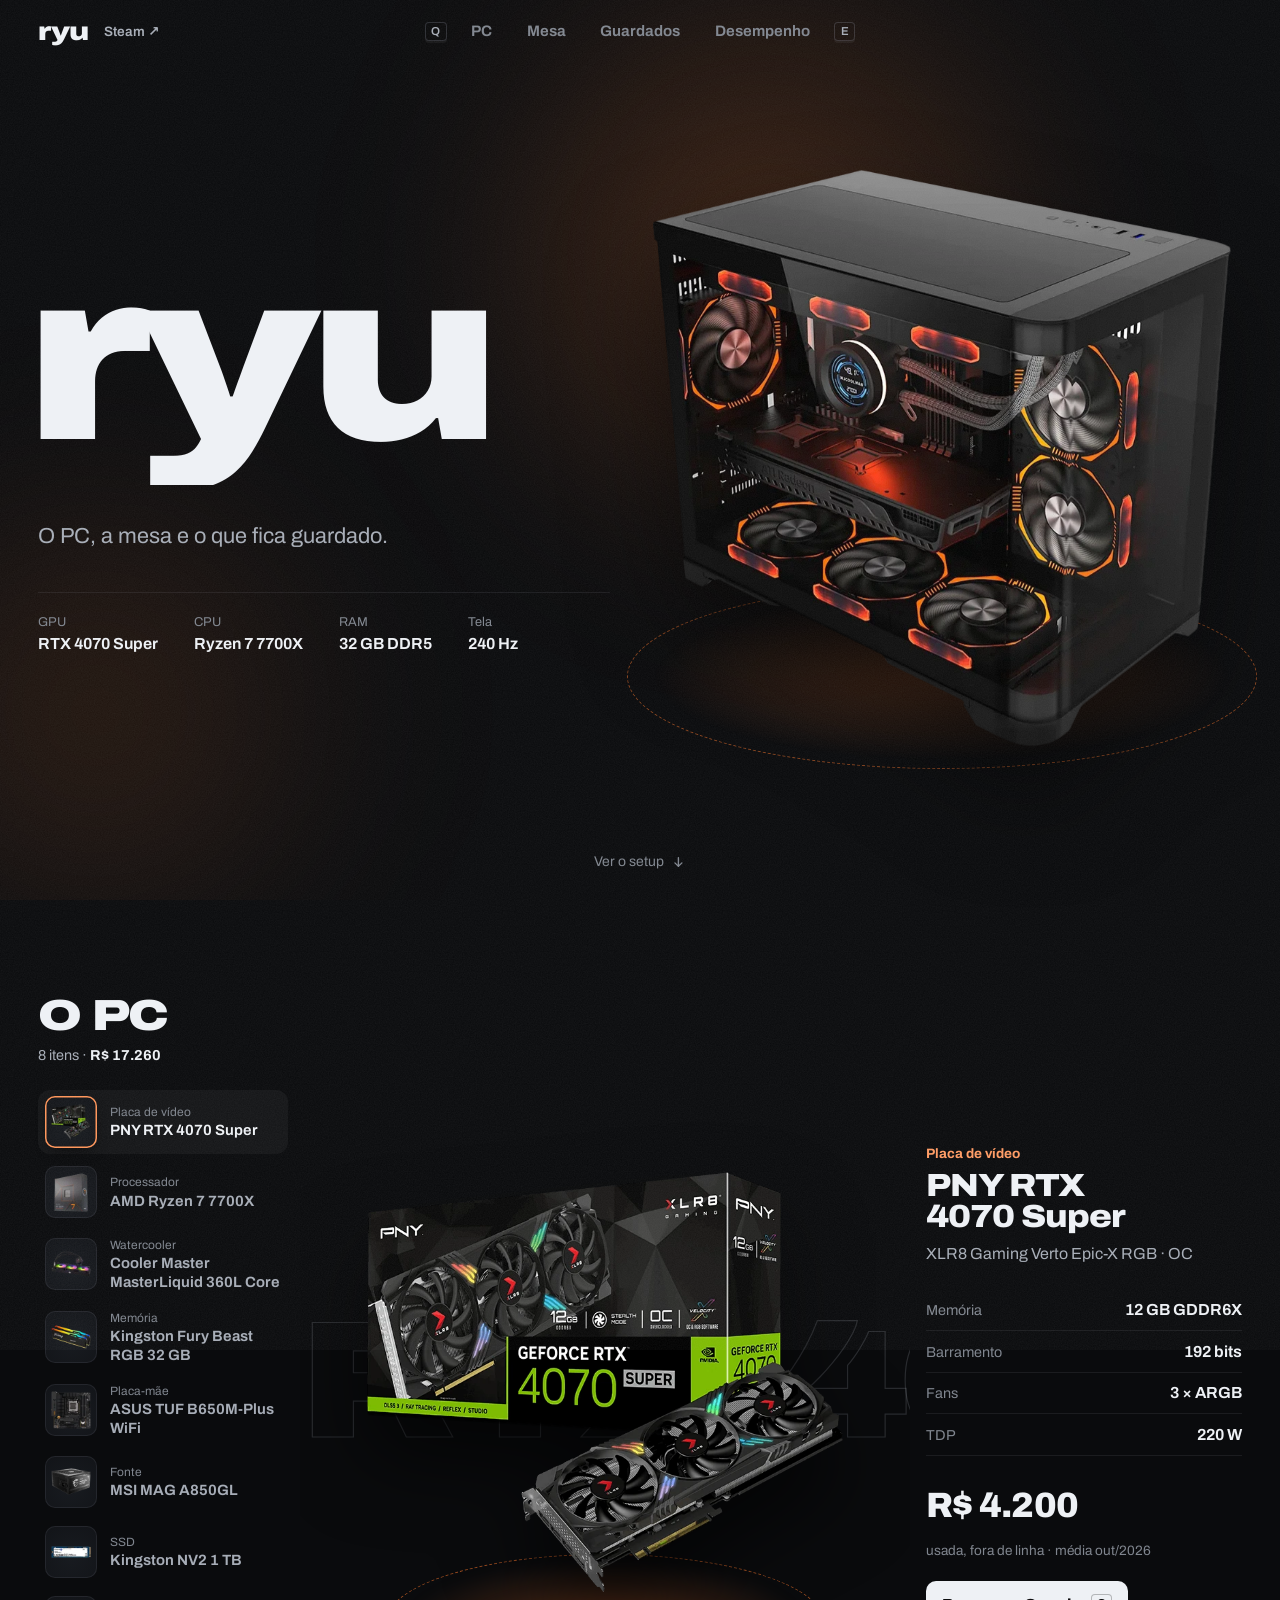
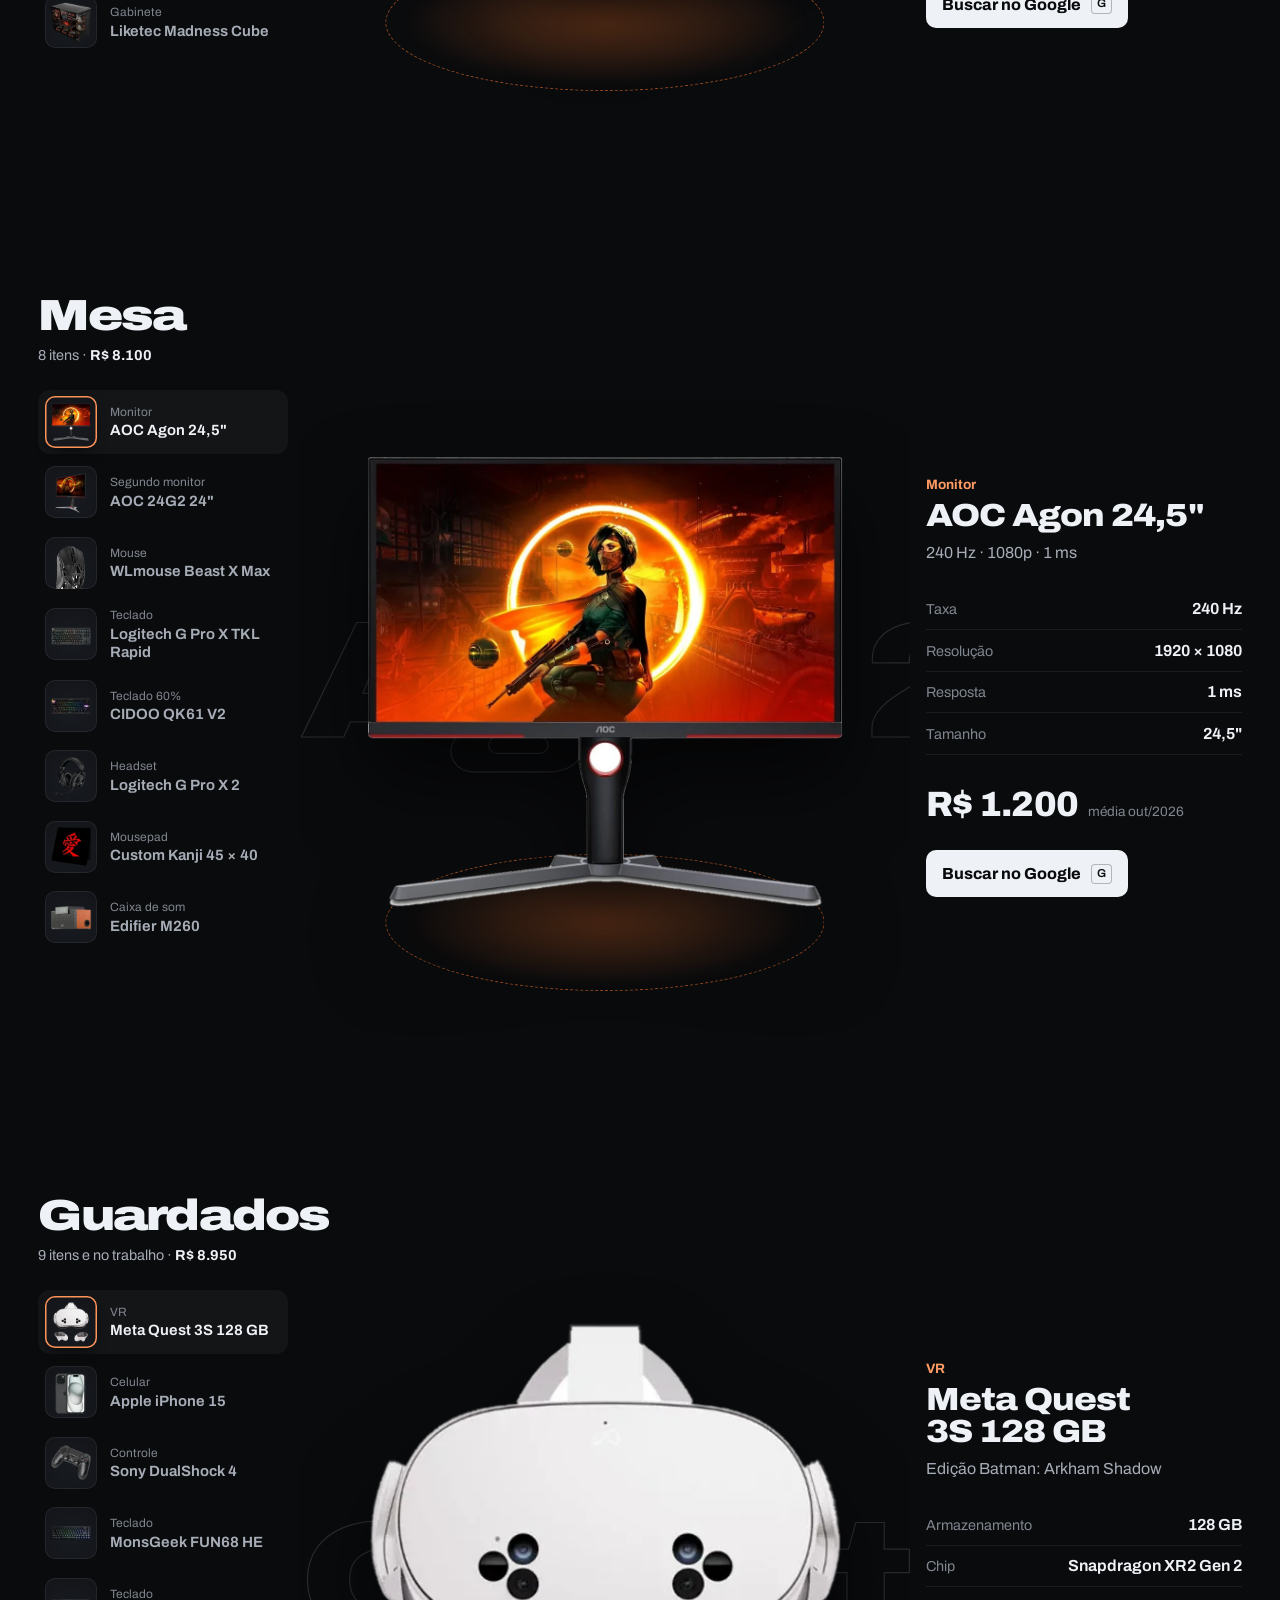
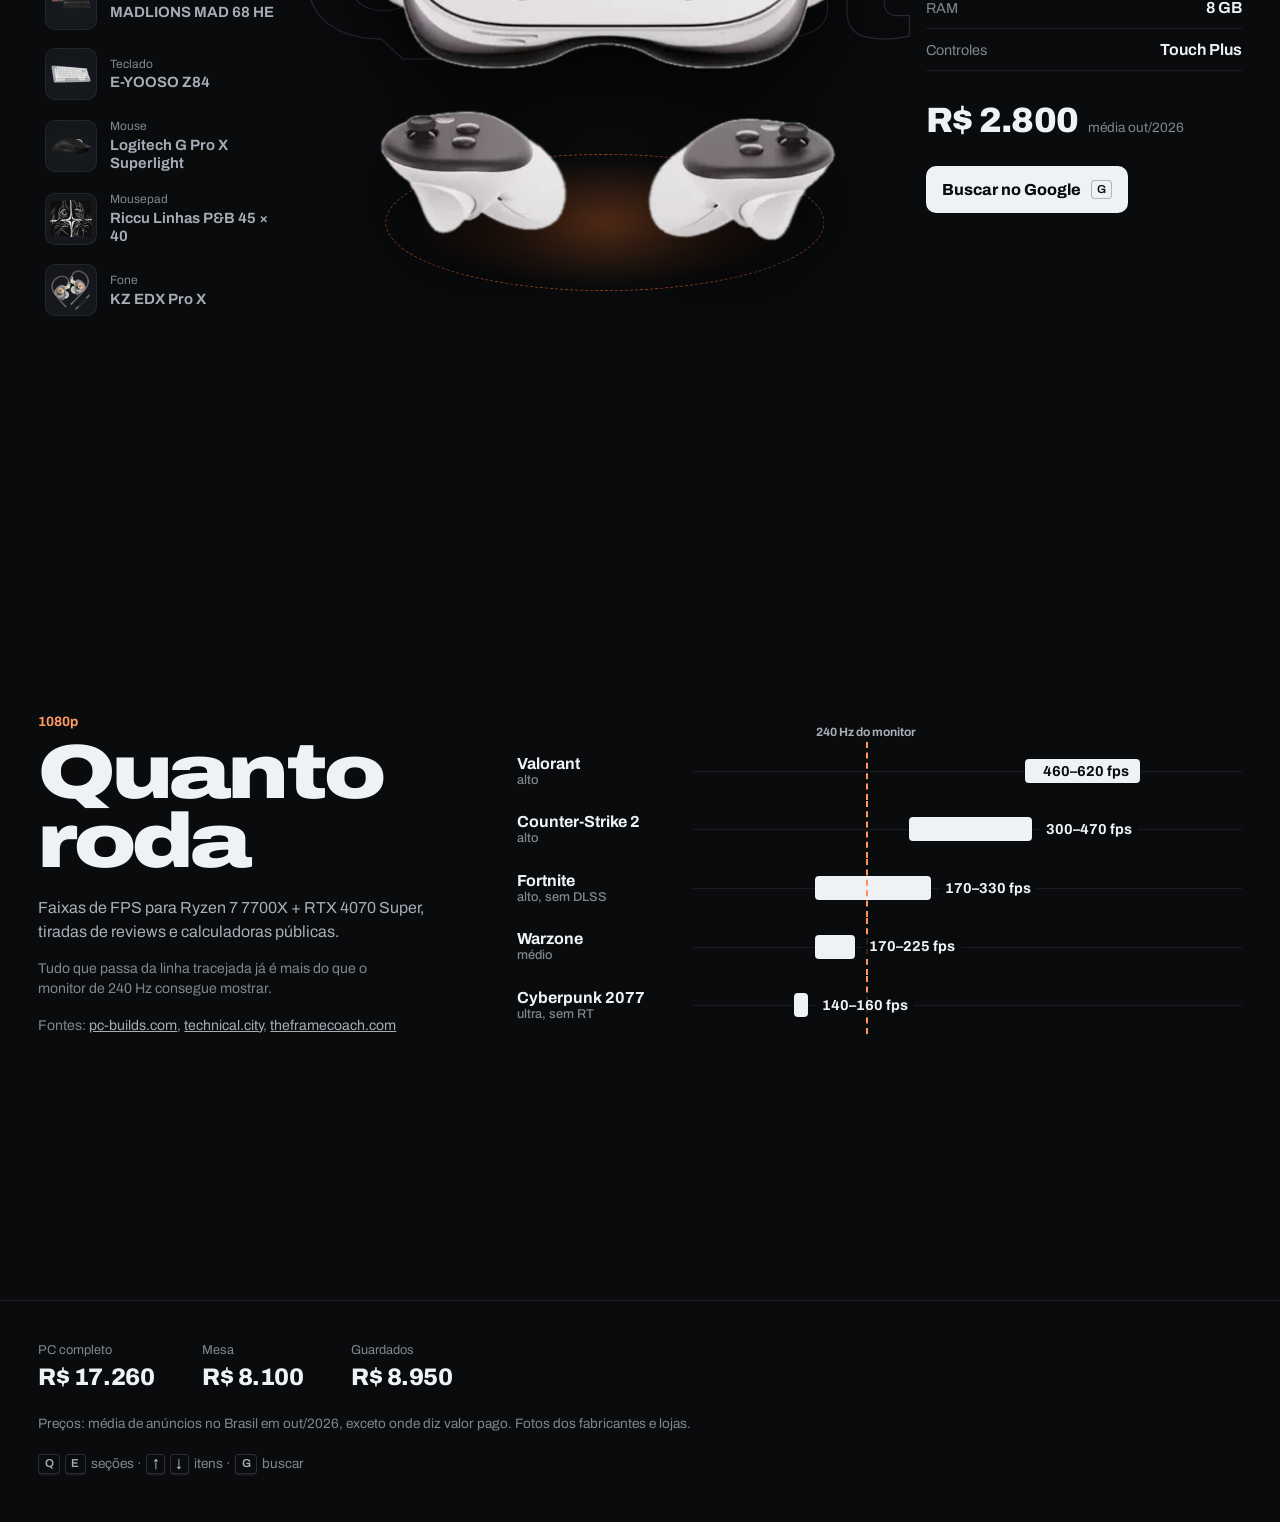
<file: index.html>
<!doctype html>
<html lang="pt-BR">
<head>
  <meta charset="utf-8">
  <meta name="viewport" content="width=device-width, initial-scale=1">
  <title>ryu · setup</title>
  <meta name="description" content="PC e periféricos do ryu: RTX 4070 Super, Ryzen 7 7700X, 32 GB DDR5, monitor 240 Hz.">
  <meta name="theme-color" content="#0a0b0d">
  <meta property="og:title" content="ryu · setup">
  <meta property="og:description" content="RTX 4070 Super · Ryzen 7 7700X · 32 GB DDR5 · 240 Hz">
  <meta property="og:image" content="https://ryuzeen.github.io/mypc/assets/img/case.webp">
  <link rel="preload" href="assets/fonts/archivo-latin.woff2" as="font" type="font/woff2" crossorigin>
  <link rel="preload" href="assets/img/case.webp" as="image">
  <link rel="stylesheet" href="assets/site.css">
</head>
<body>
  <div class="ambient" aria-hidden="true">
    <span class="blob blob-a"></span>
    <span class="blob blob-b"></span>
    <span class="cursor-light"></span>
  </div>
  <div class="grain" aria-hidden="true"></div>

  <header class="bar">
    <div class="bar-left">
      <a class="mark" href="#top">ryu</a>
      <a class="steam" data-steam target="_blank" rel="noopener">Steam ↗</a>
    </div>
    <nav class="tabs" aria-label="Seções">
      <kbd class="hint" aria-hidden="true">Q</kbd>
      <a href="#pc">PC</a>
      <a href="#mesa">Mesa</a>
      <a href="#guardados">Guardados</a>
      <a href="#desempenho">Desempenho</a>
      <kbd class="hint" aria-hidden="true">E</kbd>
    </nav>
    <span class="bar-total"><span class="bar-total-label"></span> <b class="bar-total-val"></b></span>
  </header>

  <main id="top">
    <section class="hero" data-tint="#ff7a2f" aria-labelledby="hero-t">
      <div class="hero-copy">
        <h1 id="hero-t" class="hero-word">ryu</h1>
        <p class="hero-line">O PC, a mesa e o que fica guardado.</p>
        <dl class="hero-specs">
          <div><dt>GPU</dt><dd>RTX 4070 Super</dd></div>
          <div><dt>CPU</dt><dd>Ryzen 7 7700X</dd></div>
          <div><dt>RAM</dt><dd>32 GB DDR5</dd></div>
          <div><dt>Tela</dt><dd>240 Hz</dd></div>
        </dl>
      </div>
      <figure class="hero-case">
        <span class="hero-ring" aria-hidden="true"></span>
        <img src="assets/img/case.webp" alt="Gabinete Liketec Madness Cube com fans laranja" width="823" height="820" fetchpriority="high">
      </figure>
      <a class="scroll-cue" href="#pc">Ver o setup
        <svg viewBox="0 0 16 16" width="14" height="14" aria-hidden="true"><path d="M8 3v10m0 0 4-4m-4 4-4-4" fill="none" stroke="currentColor" stroke-width="1.6" stroke-linecap="round" stroke-linejoin="round"/></svg>
      </a>
    </section>

    <!-- one bay per group is built by site.js -->
    <div id="bays"></div>

    <section class="perf" id="desempenho" data-tint="#ff7a2f" aria-labelledby="perf-t">
      <div class="perf-copy">
        <p class="p-kind">1080p</p>
        <h2 id="perf-t" class="perf-title">Quanto roda</h2>
        <p class="perf-line">Faixas de FPS para Ryzen 7 7700X + RTX 4070 Super, tiradas de reviews e calculadoras públicas.</p>
        <p class="perf-note">Tudo que passa da linha tracejada já é mais do que o monitor de 240 Hz consegue mostrar.</p>
        <p class="perf-note">Fontes: <span data-sources></span></p>
      </div>
      <div class="chart" role="img" aria-describedby="perf-table"></div>
      <table id="perf-table" class="sr-only"></table>
    </section>
  </main>

  <footer class="foot">
    <dl class="foot-totals"></dl>
    <p>Preços: média de anúncios no Brasil em <span data-date></span>, exceto onde diz valor pago. Fotos dos fabricantes e lojas.</p>
    <p class="keys" aria-hidden="true"><kbd>Q</kbd><kbd>E</kbd> seções · <kbd>↑</kbd><kbd>↓</kbd> itens · <kbd>G</kbd> buscar</p>
  </footer>

  <script src="assets/data.js"></script>
  <script src="assets/site.js"></script>
</body>
</html>
</file>
<file: assets/site.css>
@font-face {
  font-family: "Archivo";
  src: url("fonts/archivo-latin.woff2") format("woff2");
  font-weight: 100 900;
  font-stretch: 62% 125%;
  font-display: swap;
}

@property --tint {
  syntax: "<color>";
  inherits: true;
  initial-value: #ff7a2f;
}

:root {
  color-scheme: dark;
  --bg: #0a0b0d;
  --tile: #121418;
  --tile-2: #181b20;
  --line: rgba(220, 230, 255, 0.08);
  --line-2: rgba(220, 230, 255, 0.16);
  --text: #eef1f5;
  --text-2: #a7adb7;
  --text-3: #80868f;
  --ease-out: cubic-bezier(0.23, 1, 0.32, 1);
  --ease-in-out: cubic-bezier(0.77, 0, 0.175, 1);
  --bar-h: 64px;
  --g: clamp(1rem, 3vw, 2.5rem);
}

* { box-sizing: border-box; }
[hidden] { display: none !important; }
html {
  scroll-behavior: smooth;
  scroll-padding-top: var(--bar-h);
  scrollbar-color: #2a2e35 var(--bg);
  scrollbar-width: thin;
}
body {
  margin: 0;
  background: var(--bg);
  color: var(--text);
  font-family: "Archivo", system-ui, sans-serif;
  font-variant-numeric: tabular-nums;
  line-height: 1.45;
  -webkit-font-smoothing: antialiased;
  overflow-x: hidden;
  transition: --tint 700ms ease;
}
::selection { background: var(--tint); color: var(--bg); }
:focus-visible { outline: 2px solid var(--tint); outline-offset: 2px; }
::-webkit-scrollbar { width: 10px; }
::-webkit-scrollbar-track { background: var(--bg); }
::-webkit-scrollbar-thumb { background: #2a2e35; border: 3px solid var(--bg); border-radius: 10px; }
button { font: inherit; color: inherit; }
img { display: block; max-width: 100%; height: auto; }
h1, h2, h3, p, dl, dd { margin: 0; }
.sr-only { position: absolute; width: 1px; height: 1px; overflow: hidden; clip: rect(0 0 0 0); white-space: nowrap; }
kbd {
  font: 600 0.72rem/1 "Archivo", sans-serif;
  padding: 0.25rem 0.4rem;
  border-radius: 4px;
  box-shadow: inset 0 0 0 1px var(--line-2), 0 2px 0 rgba(255, 255, 255, 0.05);
  color: var(--text-2);
}

/* ---------- living background ---------- */

.ambient {
  position: fixed;
  inset: 0;
  z-index: -2;
  overflow: hidden;
  pointer-events: none;
}
.blob {
  position: absolute;
  border-radius: 50%;
  filter: blur(90px);
  will-change: transform;
}
.blob-a {
  width: 60vmax; height: 60vmax;
  left: 30%; top: -10vmax;
  background: radial-gradient(circle, color-mix(in srgb, var(--tint) 26%, transparent), transparent 62%);
  animation: drift-a 26s var(--ease-in-out) infinite alternate;
}
.blob-b {
  width: 55vmax; height: 55vmax;
  left: -20vmax; top: 40vh;
  background: radial-gradient(circle, color-mix(in srgb, var(--tint) 14%, transparent), transparent 60%);
  animation: drift-b 34s var(--ease-in-out) infinite alternate;
}
@keyframes drift-a { to { transform: translate3d(-18vw, 22vh, 0) scale(1.12); } }
@keyframes drift-b { to { transform: translate3d(45vw, -25vh, 0) scale(0.9); } }

.cursor-light {
  position: absolute;
  left: 0; top: 0;
  width: 680px; height: 680px;
  margin: -340px 0 0 -340px;
  border-radius: 50%;
  background: radial-gradient(circle, rgba(235, 240, 255, 0.05), transparent 60%);
  opacity: 0;
  transition: opacity 600ms ease;
  will-change: transform;
}
.cursor-light.is-on { opacity: 1; }

.grain {
  position: fixed;
  inset: -50%;
  z-index: 60;
  pointer-events: none;
  opacity: 0.055;
  background-image: url("data:image/svg+xml,%3Csvg xmlns='http://www.w3.org/2000/svg' width='220' height='220'%3E%3Cfilter id='n'%3E%3CfeTurbulence type='fractalNoise' baseFrequency='0.85' numOctaves='3' stitchTiles='stitch'/%3E%3CfeColorMatrix values='0 0 0 0 1 0 0 0 0 1 0 0 0 0 1 0 0 0 1 0'/%3E%3C/filter%3E%3Crect width='100%25' height='100%25' filter='url(%23n)'/%3E%3C/svg%3E");
  animation: grain 1.2s steps(5) infinite;
}
@keyframes grain {
  0% { transform: translate3d(0, 0, 0); }
  25% { transform: translate3d(-3%, 2%, 0); }
  50% { transform: translate3d(2%, -3%, 0); }
  75% { transform: translate3d(-2%, -1%, 0); }
  100% { transform: translate3d(3%, 3%, 0); }
}

/* ---------- bar ---------- */

.bar {
  position: fixed;
  top: 0; left: 0; right: 0;
  z-index: 40;
  height: var(--bar-h);
  display: grid;
  grid-template-columns: 1fr auto 1fr;
  align-items: center;
  gap: 1rem;
  padding: 0 var(--g);
  transition: background-color 300ms ease, border-color 300ms ease;
  border-bottom: 1px solid transparent;
}
.bar.is-solid {
  background: rgba(10, 11, 13, 0.78);
  backdrop-filter: blur(14px) saturate(1.3);
  -webkit-backdrop-filter: blur(14px) saturate(1.3);
  border-color: var(--line);
}
.bar > * { min-width: 0; }
.bar-left { display: flex; align-items: center; gap: 1rem; }
.mark {
  font-size: 1.6rem;
  font-weight: 900;
  font-stretch: 125%;
  letter-spacing: -0.03em;
  line-height: 1;
  color: var(--text);
  text-decoration: none;
}
.steam { font-size: 0.85rem; font-weight: 600; color: var(--text-2); text-decoration: none; transition: color 160ms ease; }
.steam:hover { color: var(--text); }
.tabs { display: flex; align-items: center; gap: 0.25rem; }
.tabs a {
  position: relative;
  padding: 0.6rem 0.95rem;
  font-size: 0.95rem;
  font-weight: 650;
  color: var(--text-3);
  text-decoration: none;
  border-radius: 8px;
  transition: color 160ms ease;
}
.tabs a::after {
  content: "";
  position: absolute;
  left: 0.95rem; right: 0.95rem; bottom: 0.2rem;
  height: 2px;
  border-radius: 2px;
  background: var(--tint);
  transform: scaleX(0);
  transition: transform 300ms var(--ease-out);
}
.tabs a:hover { color: var(--text); }
.tabs a[aria-current="true"] { color: var(--text); }
.tabs a[aria-current="true"]::after { transform: scaleX(1); }
.hint { margin: 0 0.35rem; }
.bar-total { justify-self: end; font-size: 0.9rem; color: var(--text-2); white-space: nowrap; opacity: 0; transition: opacity 300ms ease; }
.bar-total.is-on { opacity: 1; }
.bar-total b { color: var(--text); font-weight: 750; margin-left: 0.25rem; }

/* ---------- hero ---------- */

.hero {
  position: relative;
  min-height: 100svh;
  display: grid;
  grid-template-columns: minmax(0, 1fr) minmax(0, 1.05fr);
  align-items: center;
  gap: 2rem;
  padding: calc(var(--bar-h) + 2rem) var(--g) 5rem;
  max-width: 96rem;
  margin: 0 auto;
}
.hero-word {
  font-size: clamp(6.5rem, 19vw, 17rem);
  font-weight: 900;
  font-stretch: 125%;
  letter-spacing: -0.05em;
  line-height: 0.8;
  margin-left: -0.05em;
  overflow: hidden;
  padding-bottom: 0.12em;
}
.hero-word::before { content: none; }
.hero-line {
  margin-top: clamp(1.25rem, 3vw, 2.25rem);
  font-size: clamp(1.15rem, 1.7vw, 1.45rem);
  color: var(--text-2);
}
.hero-specs {
  margin-top: 2.5rem;
  padding-top: 1.25rem;
  border-top: 1px solid var(--line);
  display: grid;
  grid-template-columns: repeat(4, auto);
  justify-content: start;
  gap: 0.6rem 2.25rem;
}
.hero-specs dt { font-size: 0.8rem; color: var(--text-3); }
.hero-specs dd { font-weight: 650; white-space: nowrap; }
.hero-case { position: relative; margin: 0; justify-self: center; width: min(100%, 620px); perspective: 1200px; }
.hero-case img {
  position: relative;
  width: 100%;
  filter: drop-shadow(0 50px 50px rgba(0, 0, 0, 0.6));
  transform: rotateY(var(--ry, 0deg)) rotateX(var(--rx, 0deg));
  transition: transform 700ms var(--ease-out);
}
.hero-ring {
  position: absolute;
  left: -2.5%; bottom: -2%;
  width: 105%;
  aspect-ratio: 3.4;
  border-radius: 50%;
  border: 1.5px dashed color-mix(in srgb, var(--tint) 50%, transparent);
  background: radial-gradient(ellipse at center, color-mix(in srgb, var(--tint) 26%, transparent), transparent 65%);
  animation: spin-ring 50s linear infinite;
}

/* one authored entrance */
.hero-word, .hero-line, .hero-specs { animation: rise 1s var(--ease-out) both; }
.hero-line { animation-delay: 120ms; }
.hero-specs { animation-delay: 220ms; }
.hero-case img { animation: case-in 1.3s var(--ease-out) 80ms both; }
@keyframes rise { from { opacity: 0; transform: translateY(24px); } }
@keyframes case-in { from { opacity: 0; transform: translateY(40px) scale(0.95); filter: blur(12px) drop-shadow(0 50px 50px rgba(0, 0, 0, 0.6)); } }

.scroll-cue {
  position: absolute;
  left: 50%; bottom: 1.75rem;
  transform: translateX(-50%);
  display: inline-flex;
  align-items: center;
  gap: 0.45rem;
  font-size: 0.875rem;
  color: var(--text-3);
  text-decoration: none;
  transition: color 160ms ease;
}
.scroll-cue:hover { color: var(--text); }
.scroll-cue svg { animation: nudge 2.2s ease-in-out infinite; }
@keyframes nudge { 0%, 60%, 100% { transform: none; } 30% { transform: translateY(3px); } }

/* ---------- bays (loadout per group) ---------- */

.bay {
  position: relative;
  min-height: 100svh;
  padding-top: var(--bar-h);
  display: grid;
  grid-template-columns: minmax(250px, 300px) minmax(0, 1fr) minmax(300px, 370px);
  max-width: 100rem;
  margin: 0 auto;
}
.bay > * { min-width: 0; }

.side { padding: 2rem 0.75rem 2rem var(--g); display: flex; flex-direction: column; }
.side-title {
  font-size: clamp(2.2rem, 3.4vw, 3.2rem);
  font-weight: 900;
  font-stretch: 125%;
  letter-spacing: -0.04em;
  line-height: 0.9;
}
.side-meta { margin-top: 0.6rem; font-size: 0.9rem; color: var(--text-2); }
.side-meta b { color: var(--text); font-weight: 700; }

.slots {
  list-style: none;
  margin: 1.5rem 0 0;
  padding: 0;
  display: flex;
  flex-direction: column;
  gap: 0.35rem;
}
.slot {
  all: unset;
  box-sizing: border-box;
  display: grid;
  grid-template-columns: 52px 1fr;
  align-items: center;
  gap: 0.8rem;
  width: 100%;
  padding: 0.4rem;
  border-radius: 12px;
  cursor: pointer;
  transition: background-color 200ms ease, opacity 200ms ease, transform 160ms var(--ease-out);
}
.slot:active { transform: scale(0.98); }
.slot:focus-visible { outline: 2px solid var(--tint); }
.slot-thumb {
  width: 52px; height: 52px;
  border-radius: 10px;
  background: radial-gradient(circle at 50% 60%, var(--tile-2), var(--tile));
  box-shadow: inset 0 0 0 1px var(--line);
  display: grid;
  place-items: center;
  overflow: hidden;
  transition: box-shadow 200ms ease;
}
.slot-thumb img { max-width: 80%; max-height: 80%; object-fit: contain; }
.slot-kind { display: block; font-size: 0.75rem; color: var(--text-3); }
.slot-name { display: block; font-size: 0.93rem; font-weight: 650; line-height: 1.25; color: var(--text-2); transition: color 200ms ease; }
.slot[aria-pressed="true"] { background: rgba(255, 255, 255, 0.045); }
.slot[aria-pressed="true"] .slot-thumb {
  box-shadow: inset 0 0 0 1.5px color-mix(in srgb, var(--tint) 80%, white), 0 6px 14px -6px rgba(0, 0, 0, 0.8);
}
.slot[aria-pressed="true"] .slot-name { color: var(--text); }
@media (hover: hover) and (pointer: fine) {
  .slots:hover .slot:not(:hover):not([aria-pressed="true"]) { opacity: 0.45; }
  .slot:hover .slot-name { color: var(--text); }
}

/* stage */
.stage {
  position: relative;
  display: grid;
  place-items: center;
  overflow: hidden;
  perspective: 1200px;
  min-height: 520px;
}
.ghost {
  position: absolute;
  inset: 0;
  display: grid;
  place-items: center;
  pointer-events: none;
  overflow: hidden;
}
.ghost span {
  font-size: clamp(5rem, 13vw, 13rem);
  font-weight: 900;
  font-stretch: 125%;
  letter-spacing: -0.05em;
  line-height: 0.85;
  text-align: center;
  white-space: nowrap;
  color: transparent;
  -webkit-text-stroke: 1.2px rgba(235, 240, 255, 0.14);
  animation: ghost-drift 24s ease-in-out infinite alternate;
  transition: opacity 260ms ease, filter 260ms ease;
}
.ghost.is-swapping span { opacity: 0; filter: blur(8px); }
@keyframes ghost-drift { from { transform: translateX(-4%); } to { transform: translateX(4%); } }

.platform {
  position: absolute;
  left: 50%; bottom: 13%;
  width: min(72%, 600px);
  aspect-ratio: 3.2;
  transform: translateX(-50%);
}
.ring { position: absolute; inset: 0; border-radius: 50%; }
.ring-a { background: radial-gradient(ellipse at center, color-mix(in srgb, var(--tint) 32%, transparent), transparent 65%); filter: blur(6px); }
.ring-b { border: 1.5px dashed color-mix(in srgb, var(--tint) 55%, transparent); animation: spin-ring 40s linear infinite; }
@keyframes spin-ring { to { transform: rotate(360deg); } }

.media {
  position: relative;
  display: grid;
  /* fixed tracks: a wide photo can't grow the cell past the box */
  grid-template: minmax(0, 1fr) / minmax(0, 1fr);
  width: min(84%, 660px);
  height: min(64svh, 580px);
  transform: rotateY(var(--ry, 0deg)) rotateX(var(--rx, 0deg));
  transition: transform 600ms var(--ease-out);
}
.media img {
  grid-area: 1 / 1;
  width: 100%;
  height: 100%;
  object-fit: contain;
  filter: drop-shadow(0 40px 40px rgba(0, 0, 0, 0.6));
  opacity: 0;
  transition: opacity 180ms ease, transform 180ms ease, filter 180ms ease;
}
.media img.is-current {
  opacity: 1;
  transition: opacity 380ms var(--ease-out), transform 600ms var(--ease-out), filter 380ms var(--ease-out);
}
.media img.is-entering {
  opacity: 0;
  transform: translateY(18px) scale(0.96);
  filter: blur(10px) drop-shadow(0 40px 40px rgba(0, 0, 0, 0.6));
  transition: none;
}
.media img.is-leaving {
  transform: translateY(-10px) scale(1.02);
  filter: blur(8px) drop-shadow(0 40px 40px rgba(0, 0, 0, 0.6));
}

/* panel */
.panel { padding: 2.5rem var(--g) 2rem 1rem; display: flex; flex-direction: column; justify-content: center; }
.panel-body { transition: opacity 160ms ease, transform 220ms var(--ease-out); }
.panel-body.is-swapping { opacity: 0; transform: translateX(8px); }
.p-kind { font-size: 0.85rem; color: color-mix(in srgb, var(--tint) 75%, white); font-weight: 700; }
.p-name {
  margin-top: 0.35rem;
  font-size: clamp(1.9rem, 2.5vw, 2.6rem);
  font-weight: 850;
  font-stretch: 112%;
  letter-spacing: -0.03em;
  line-height: 0.98;
  text-wrap: balance;
}
.p-line { margin-top: 0.6rem; color: var(--text-2); }
.p-specs { margin-top: 1.5rem; display: grid; }
.p-specs div { display: flex; align-items: baseline; gap: 0.5rem; padding: 0.55rem 0; border-bottom: 1px solid var(--line); }
.p-specs dt { color: var(--text-3); font-size: 0.9rem; }
.p-specs dd { margin-left: auto; font-weight: 650; text-align: right; }
.p-price { margin-top: 1.5rem; display: flex; align-items: baseline; gap: 0.6rem; flex-wrap: wrap; }
.p-price b { font-size: 2.2rem; font-weight: 850; letter-spacing: -0.02em; }
.p-price span { font-size: 0.85rem; color: var(--text-3); }
.p-search {
  margin-top: 1.25rem;
  align-self: flex-start;
  display: inline-flex;
  align-items: center;
  gap: 0.6rem;
  padding: 0.75rem 1rem;
  border-radius: 10px;
  background: var(--text);
  color: var(--bg);
  font-weight: 750;
  text-decoration: none;
  transition: transform 160ms var(--ease-out), background-color 200ms ease;
}
.p-search kbd { color: var(--bg); box-shadow: inset 0 0 0 1px rgba(0, 0, 0, 0.25); }
.p-search:hover { background: #fff; }
.p-search:active { transform: scale(0.97); }

/* ---------- performance ---------- */

.perf {
  min-height: 100svh;
  padding: calc(var(--bar-h) + 3rem) var(--g) 4rem;
  display: grid;
  grid-template-columns: minmax(0, 0.8fr) minmax(0, 1.4fr);
  align-items: center;
  gap: clamp(2rem, 5vw, 5rem);
  max-width: 96rem;
  margin: 0 auto;
}
.perf-title { margin-top: 0.4rem; font-size: clamp(3rem, 6vw, 5.5rem); font-weight: 900; font-stretch: 125%; letter-spacing: -0.045em; line-height: 0.9; }
.perf-line { margin-top: 1.25rem; color: var(--text-2); max-width: 46ch; }
.perf-note { margin-top: 1rem; font-size: 0.88rem; color: var(--text-3); max-width: 46ch; }
.perf-note a { color: var(--text-2); }

.chart-row { display: grid; grid-template-columns: 10rem 1fr; align-items: center; gap: 1rem; padding: 0.75rem 0; }
.chart-row:first-child { margin-top: 1.75rem; }
.chart-game { font-weight: 700; line-height: 1.2; }
.chart-game small { display: block; font-size: 0.8rem; font-weight: 500; color: var(--text-3); }
.chart-track { position: relative; height: 2.1rem; }
.chart-track::before { content: ""; position: absolute; left: 0; right: 0; top: 50%; height: 1px; background: var(--line); }
.chart-track::after {
  content: "";
  position: absolute;
  top: -0.75rem; bottom: -0.75rem;
  left: calc(var(--r) * 1%);
  border-left: 2px dashed color-mix(in srgb, var(--tint) 80%, white);
}
.chart-bar {
  position: absolute;
  top: 0.3rem; bottom: 0.3rem;
  left: calc(var(--a) * 1%);
  width: calc((var(--b) - var(--a)) * 1%);
  border-radius: 4px;
  background: var(--text);
  transform-origin: left;
  transform: scaleX(0);
  transition: transform 900ms var(--ease-out) calc(var(--i) * 70ms);
}
.perf.is-in .chart-bar { transform: none; }
.chart-val { position: absolute; z-index: 1; top: 50%; left: calc(var(--b) * 1% + 0.45rem); transform: translateY(-50%); padding: 0.1rem 0.4rem; border-radius: 4px; background: rgba(10, 11, 13, 0.85); font-weight: 700; font-size: 0.9rem; white-space: nowrap; }
.chart-val.inside { left: auto; right: calc(100% - var(--b) * 1% + 0.3rem); background: none; color: var(--bg); }
.chart-ref { position: absolute; bottom: calc(100% + 0.8rem); left: calc(var(--r) * 1%); transform: translateX(-50%); font-size: 0.75rem; font-weight: 700; color: var(--text-2); white-space: nowrap; }

/* ---------- footer ---------- */

.foot {
  max-width: 96rem;
  margin: 0 auto;
  padding: 2.5rem var(--g) 3rem;
  border-top: 1px solid var(--line);
  display: grid;
  gap: 1.25rem;
  font-size: 0.85rem;
  color: var(--text-3);
}
.foot-totals { display: flex; flex-wrap: wrap; gap: 1rem 3rem; }
.foot-totals dt { font-size: 0.8rem; color: var(--text-3); }
.foot-totals dd { font-size: 1.5rem; font-weight: 800; letter-spacing: -0.02em; color: var(--text); }
.keys { display: flex; align-items: center; gap: 0.3rem; }

/* ---------- responsive ---------- */

@media (max-width: 1100px) {
  .bay { grid-template-columns: minmax(220px, 260px) minmax(0, 1fr); }
  .panel { grid-column: 1 / -1; padding: 0 var(--g) 3rem; }
  .panel-body { display: grid; grid-template-columns: minmax(0, 1fr) minmax(0, 1fr); column-gap: 3rem; }
  .panel-body > .p-kind, .panel-body > .p-name, .panel-body > .p-line { grid-column: 1; }
  .panel-body > .p-specs { grid-column: 2; grid-row: 1 / span 4; margin-top: 0; }
}

@media (max-width: 860px) {
  :root { --bar-h: 104px; }
  .bar { grid-template-columns: minmax(0, 1fr) auto; grid-template-rows: 56px 48px; height: var(--bar-h); row-gap: 0; }
  .tabs { grid-column: 1 / -1; grid-row: 2; overflow-x: auto; scrollbar-width: none; margin: 0 calc(var(--g) * -1); padding: 0 calc(var(--g) - 0.95rem); }
  .tabs::-webkit-scrollbar { display: none; }
  .hint, .keys { display: none; }
  .bar-total-label { display: none; }

  .hero { grid-template-columns: 1fr; align-content: center; padding-bottom: 4.5rem; }
  .hero-case { order: -1; width: min(82%, 400px); }
  .hero-specs { grid-template-columns: repeat(2, auto); gap: 0.9rem 2.5rem; }

  .bay { grid-template-columns: minmax(0, 1fr); min-height: 0; padding-top: 2rem; }
  .side { display: contents; }
  .side-title { padding: 1rem var(--g) 0; }
  .side-meta { padding: 0 var(--g); }
  .stage { order: 1; }
  .panel { order: 3; }
  .stage { min-height: 0; height: 40svh; }
  .media { height: 34svh; }
  .platform { bottom: 6%; width: 82%; }
  .slots {
    order: 2;
    flex-direction: row;
    overflow-x: auto;
    scroll-snap-type: x mandatory;
    scrollbar-width: none;
    margin: 0.5rem 0 1rem;
    padding: 0 var(--g);
  }
  .slots::-webkit-scrollbar { display: none; }
  .slot { grid-template-columns: 1fr; width: auto; padding: 0.3rem; scroll-snap-align: start; }
  .slot-thumb { width: 60px; height: 60px; }
  .slot-kind, .slot-name { display: none; }
  .panel { padding: 0.5rem var(--g) 3rem; }
  .panel-body { display: block; }
  .panel-body > .p-specs { margin-top: 1.25rem; }

  .perf { grid-template-columns: minmax(0, 1fr); padding-top: 3rem; min-height: 0; }
  .chart-row { grid-template-columns: 6.5rem 1fr; }
  .chart-val { font-size: 0.8rem; }
}

@media (prefers-reduced-motion: reduce) {
  html { scroll-behavior: auto; }
  body { transition: none; }
  .blob, .grain, .ring-b, .hero-ring, .ghost span, .scroll-cue svg { animation: none; }
  .hero-word, .hero-line, .hero-specs, .hero-case img { animation: none; }
  .cursor-light { display: none; }
  .media, .hero-case img { transform: none !important; }
  .media img, .media img.is-current { transition: opacity 200ms ease; transform: none; }
  .chart-bar { transition: none; transform: none; }
}
</file>
